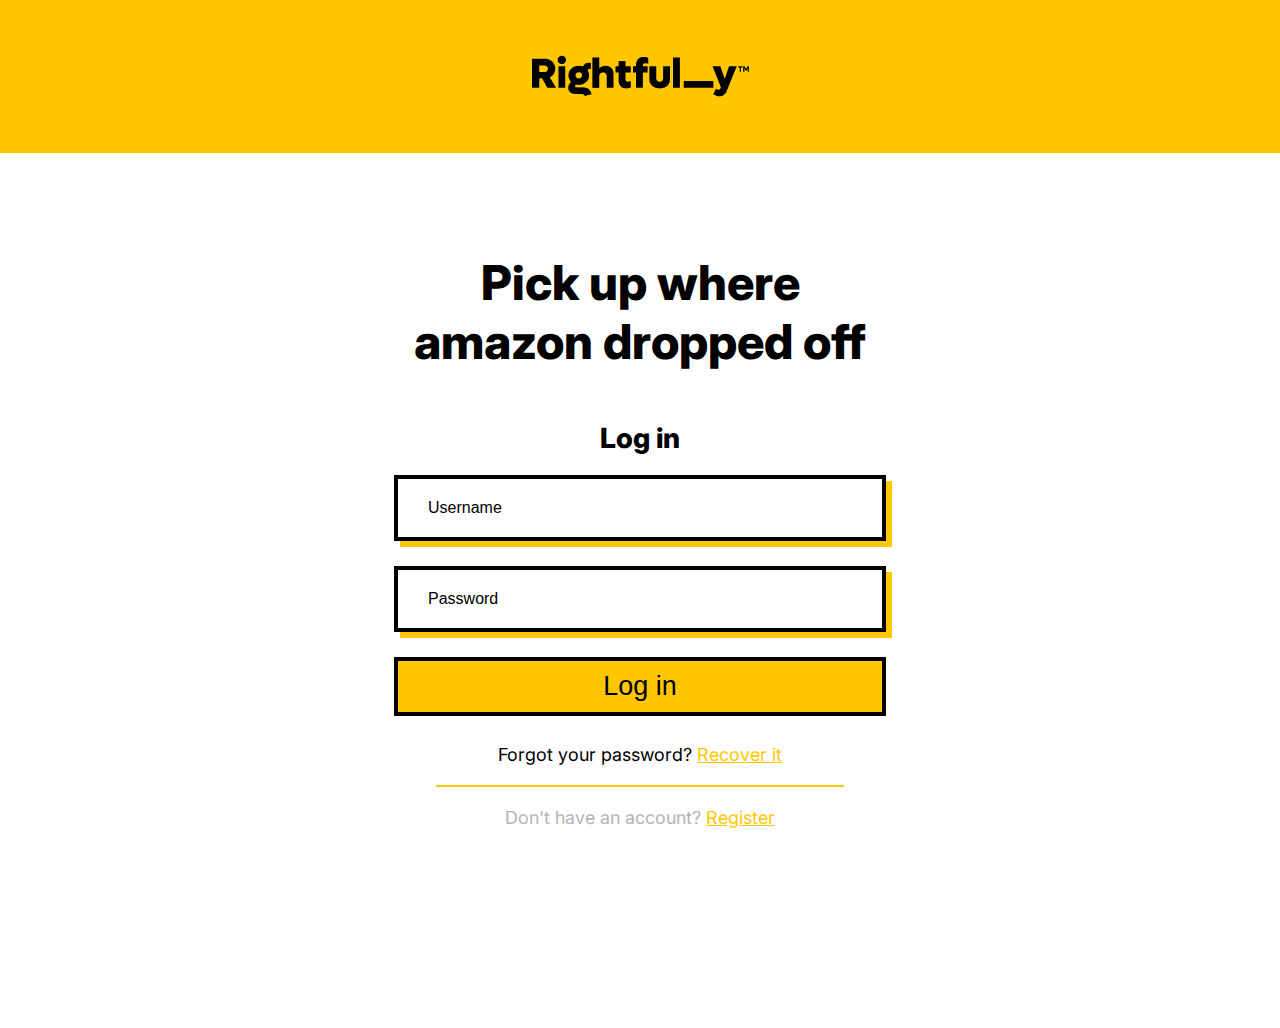
<file: login.html>
<!DOCTYPE html>
<html lang="en">

<head>
    <meta charset="UTF-8">
    <meta http-equiv="X-UA-Compatible" content="IE=edge">
    <meta name="viewport" content="width=device-width, initial-scale=1.0">
    <title>LOGIN - Rightfully</title>
    <link rel="stylesheet" href="./css/main.css">
</head>

<body>
    <div class="wrapper">
        <section class="baner">
            <a href="index.html" class="baner__logo-link">
                <img src="./img/logo.png" alt="logo" class="baner__logo-image">
            </a>
        </section>

        <section class="login-panel">
            <h1 class="login-panel__title">Pick up where amazon dropped off</h1>
            <h2 class="login-panel__subtitle">Log in</h2>
            <form class="login-panel__form">
                <input type="text" placeholder="Username" class="login-panel__form-item">
                <input type="text" placeholder="Password" class="login-panel__form-item">
                <button class="login-panel__form-btn">Log in</button>
            </form>
            <div class="login-panel__links">
                <p class="login-panel__links-item">Forgot your password? <a href=""
                        class="login-panel__links-item login-panel__links-item--colorYellow">Recover it</a></p>
                <hr class="login-panel__links-line">
                <p class="login-panel__links-item login-panel__links-item--colorGray">Don't have an account? <a
                        href="signUp.html"
                        class="login-panel__links-item login-panel__links-item--colorYellow">Register</a>
                </p>
            </div>
        </section>
    </div>
</body>

</html>
</file>
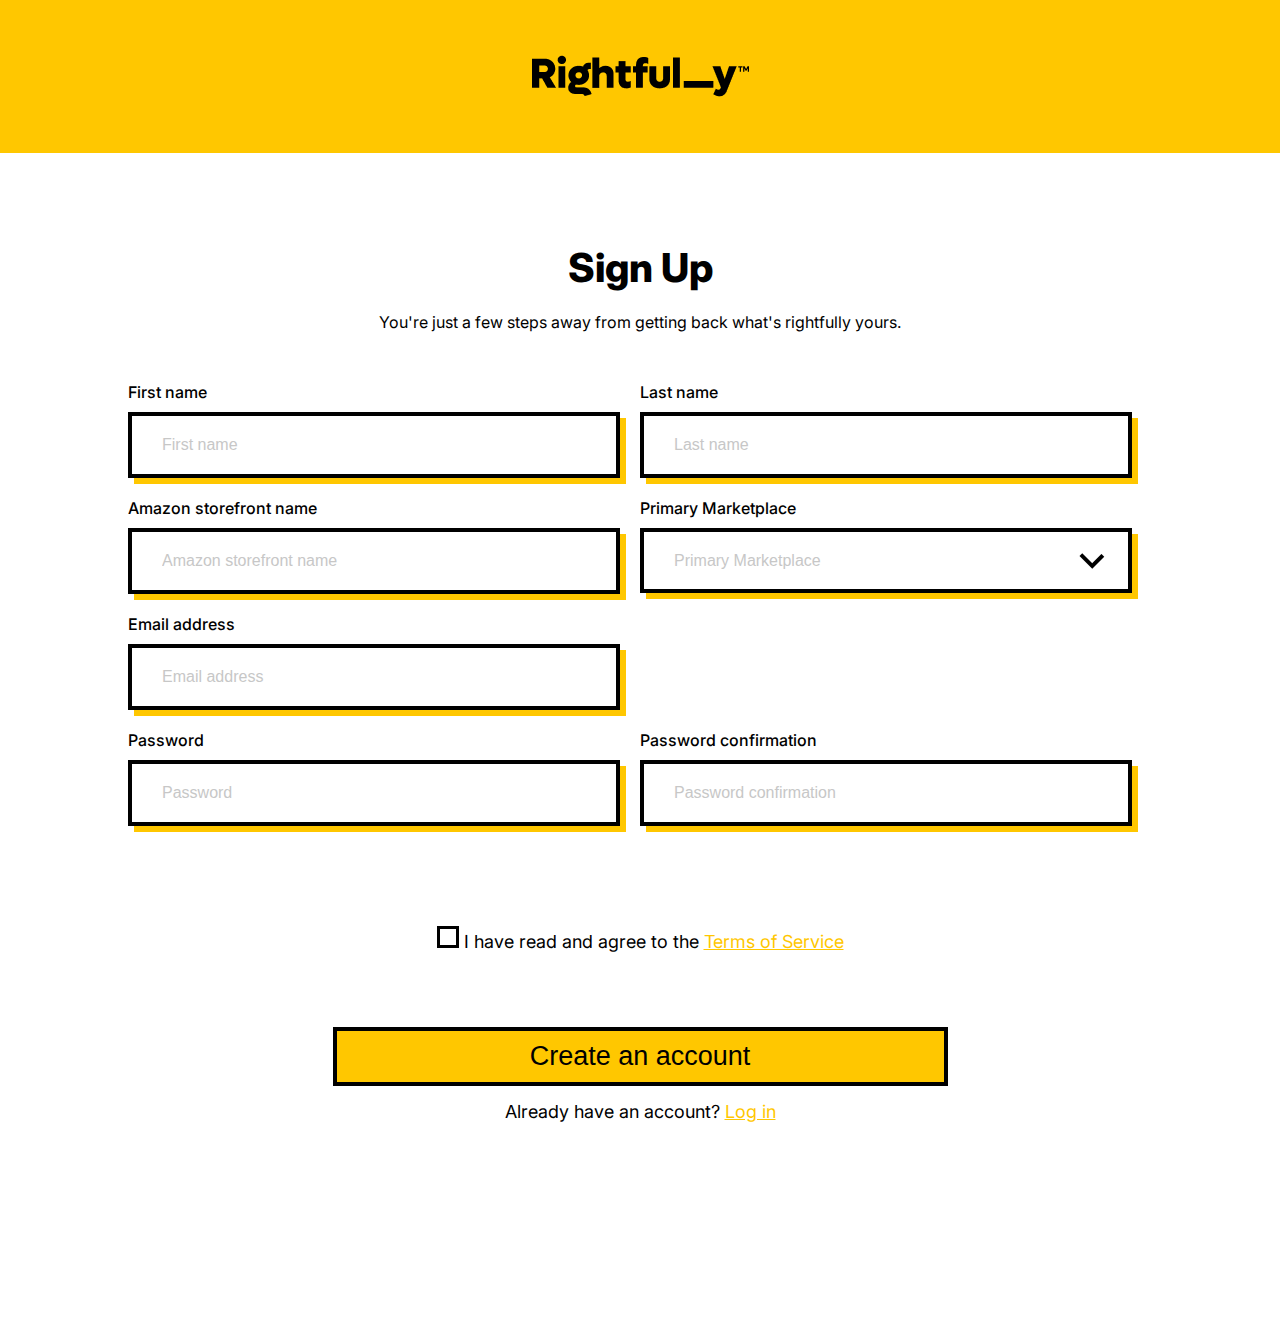
<file: signUp.html>
<!DOCTYPE html>
<html lang="en">

<head>
    <meta charset="UTF-8">
    <meta http-equiv="X-UA-Compatible" content="IE=edge">
    <meta name="viewport" content="width=device-width, initial-scale=1.0">
    <title>SIGN UP - Rightfully</title>
    <link rel="stylesheet" href="./css/main.css">
    <script src='https://www.google.com/recaptcha/api.js'></script>
</head>

<body>
    <div class="wrapper">
        <section class="baner">
            <a href="index.html" class="baner__logo-link">
                <img src="./img/logo.png" alt="logo" class="baner__logo-image">
            </a>
        </section>
        <section class="signUp-panel">
            <h1 class="signUp-panel__title">Sign Up</h1>
            <p class="signUp-panel__text">You're just a few steps away from getting back what's rightfully yours.</p>
            <form class="signUp-panel__form">
                <div class="signUp-panel__form-container">
                    <label for="first-name" class="signUp-panel__form-name">First name
                        <input type="text" id="first-name" placeholder="First name" class="signUp-panel__form-item">
                    </label>
                    <label for="last-name" class="signUp-panel__form-name">Last name
                        <input type="text" id="last-name" placeholder="Last name" class="signUp-panel__form-item">
                    </label>
                    <label for="amazon" class="signUp-panel__form-name">Amazon storefront name
                        <input type="text" id="amazon" placeholder="Amazon storefront name" class="signUp-panel__form-item">
                    </label>
                    <label for="marketplace" class="signUp-panel__form-name">Primary Marketplace
                        <select id="marketplace"
                            class="signUp-panel__form-item signUp-panel__form-item--colorGray signUp-panel__form-item--addArrow">
                            <option value="Primary Marketplace">Primary Marketplace</option>
                        </select>
                        </label>
                        <label for="email" class="signUp-panel__form-name signUp-panel__form-name--marginRight">Email address
                            <input type="email" id="email" placeholder="Email address" class="signUp-panel__form-item">
                        </label>
                        <label for="password" class="signUp-panel__form-name">Password
                            <input type="password" id="password" placeholder="Password" class="signUp-panel__form-item">
                        </label>
                        <label for="password-conf" class="signUp-panel__form-name">Password confirmation
                            <input type="password" id="password-conf" placeholder="Password confirmation" class="signUp-panel__form-item">
                            </label>
                </div>
                <div class="g-recaptcha signUp-panel__form-recaptcha" data-sitekey="6LeIxAcTAAAAAJcZVRqyHh71UMIEGNQ_MXjiZKhI"></div>
                <label for="terms" class="signUp-panel__form-checkbox-text">
                    <input type="checkbox" id="terms" class="signUp-panel__form-checkbox-item">
                    I have read and agree to the <a href=""
                        class="signUp-panel__form-checkbox-text signUp-panel__form-checkbox-text--color">Terms of
                        Service</a>
                </label>
                <button class="signUp-panel__form-btn">Create an account</button>
            </form>
            <p class="signUp-panel__login-link">Already have an account?
                <a href="login.html" class="signUp-panel__login-link signUp-panel__login-link--color">Log in</a>
            </p>

        </section>

    </div>
</body>

</html>
</file>
<file: css/main.css>
@charset "UTF-8";
@import url("https://fonts.googleapis.com/css2?family=Inter:wght@400;700;800;900&display=swap");
* {
  margin: 0;
  padding: 0;
  -webkit-box-sizing: border-box;
          box-sizing: border-box;
}

html {
  font-size: 10px;
  font-family: inter, arial, sans-serif;
}

.wrapper {
  margin: 0 auto;
  max-width: 1512px;
}
.wrapper__info-bar {
  height: 64px;
  color: #FFC700;
  background-color: #000;
  font-size: 1.8rem;
  text-align: center;
  font-weight: 900;
  line-height: 64px;
}
@media (max-width: 580px) {
  .wrapper__info-bar {
    font-size: 1.6rem;
  }
}
@media (max-width: 400px) {
  .wrapper__info-bar {
    font-size: 1.4rem;
  }
}
.wrapper__main {
  margin: 0 auto;
  max-width: 1012px;
}
@media (max-width: 1048px) {
  .wrapper__main {
    padding: 0 30px;
  }
}
@media (max-width: 580px) {
  .wrapper__main--column {
    display: -webkit-box;
    display: -ms-flexbox;
    display: flex;
    -webkit-box-orient: vertical;
    -webkit-box-direction: normal;
        -ms-flex-direction: column;
            flex-direction: column;
  }
}
.wrapper__hline {
  margin: 90px 0;
  border: 1px solid #000;
}
@media (max-width: 580px) {
  .wrapper__hline {
    margin: 60px 0;
  }
}
@media (max-width: 580px) {
  .wrapper__hline--order {
    -webkit-box-ordinal-group: 2;
        -ms-flex-order: 1;
            order: 1;
  }
}
.wrapper__hline-menu {
  display: none;
}
@media (max-width: 1048px) {
  .wrapper__hline-menu {
    display: block;
    width: 240px;
    margin: 10px auto 30px auto;
  }
}
.wrapper__scroller-up {
  display: none;
  font-size: 3rem;
  width: 46px;
  text-align: center;
  margin: 80px auto 0 auto;
  background-color: #FFC700;
  border: 4px solid #000;
  -webkit-box-shadow: 4px 4px 0 #FFC700;
          box-shadow: 4px 4px 0 #FFC700;
  cursor: pointer;
}
.wrapper__scroller-up:hover {
  background-color: #FFD700;
}
@media (max-width: 580px) {
  .wrapper__scroller-up {
    display: block;
  }
}
.wrapper__scroller-up--order {
  -webkit-box-ordinal-group: 3;
      -ms-flex-order: 2;
          order: 2;
}

.menu {
  display: -webkit-box;
  display: -ms-flexbox;
  display: flex;
  -ms-flex-wrap: wrap;
      flex-wrap: wrap;
  width: 100%;
  font-size: 1.8rem;
  padding: 60px 10px 130px 10px;
  -webkit-box-align: center;
      -ms-flex-align: center;
          align-items: center;
}
.menu__logo {
  margin-right: auto;
}
.menu__burger {
  display: none;
  font-size: 3rem;
  cursor: pointer;
}
@media (max-width: 1048px) {
  .menu__burger {
    display: block;
  }
}
.menu__burger--displayNone {
  display: none;
}
.menu__xmark {
  display: none;
  font-size: 3rem;
  cursor: pointer;
}
@media (max-width: 1048px) {
  .menu__xmark--displayBlock {
    display: block;
  }
}
.menu__mobile {
  display: -webkit-box;
  display: -ms-flexbox;
  display: flex;
  -webkit-box-align: center;
      -ms-flex-align: center;
          align-items: center;
}
@media (max-width: 1048px) {
  .menu__mobile {
    display: none;
  }
}
@media (max-width: 1048px) {
  .menu__mobile--displayBlock {
    display: block;
    width: 100%;
  }
}
.menu__nav-list {
  list-style: none;
  display: -webkit-box;
  display: -ms-flexbox;
  display: flex;
}
@media (max-width: 1048px) {
  .menu__nav-list--vertical {
    -webkit-box-orient: vertical;
    -webkit-box-direction: normal;
        -ms-flex-direction: column;
            flex-direction: column;
    -webkit-box-align: center;
        -ms-flex-align: center;
            align-items: center;
    width: 100%;
    font-weight: 700;
    font-size: 1.6rem;
    margin-top: 120px;
  }
}
.menu__nav-list-item {
  margin-right: 22px;
  cursor: pointer;
  -webkit-transition: 0.2s;
  transition: 0.2s;
}
.menu__nav-list-item:hover {
  color: #666;
}
@media (max-width: 1048px) {
  .menu__nav-list-item--vertical {
    width: 240px;
    text-align: center;
    border: 4px solid #000;
    -webkit-box-shadow: 6px 6px 0 #FFC700;
            box-shadow: 6px 6px 0 #FFC700;
    padding: 10px 0;
    margin: 0 0 30px 0;
    margin-right: 0;
    -webkit-transition: 0.2s;
    transition: 0.2s;
  }
  .menu__nav-list-item--vertical:hover {
    background-color: #FFC700;
    color: #000;
  }
  .menu__nav-list-item--vertical > div {
    width: 100%;
    display: -webkit-box;
    display: -ms-flexbox;
    display: flex;
    -webkit-box-pack: center;
        -ms-flex-pack: center;
            justify-content: center;
  }
}
.menu__account {
  width: 255px;
  display: -webkit-box;
  display: -ms-flexbox;
  display: flex;
  -webkit-box-pack: justify;
      -ms-flex-pack: justify;
          justify-content: space-between;
  margin-left: 20px;
}
@media (max-width: 1048px) {
  .menu__account--vertical {
    -webkit-box-orient: vertical;
    -webkit-box-direction: normal;
        -ms-flex-direction: column;
            flex-direction: column;
    -webkit-box-align: center;
        -ms-flex-align: center;
            align-items: center;
    width: 100%;
    margin-left: 0;
  }
}
.menu__account-btn {
  display: block;
  width: 116px;
  font-size: 1.6rem;
  font-weight: 700;
  text-align: center;
  color: #000;
  text-transform: uppercase;
  text-decoration: none;
  padding: 10px 15px;
  background-color: transparent;
  border: 2px solid #FFC700;
  cursor: pointer;
  -webkit-transition: 0.2s;
  transition: 0.2s;
}
.menu__account-btn:hover {
  background-color: #FFC700;
}
.menu__account-btn--bgcYellow {
  background-color: #FFC700;
  -webkit-transition: 0.2s;
  transition: 0.2s;
}
.menu__account-btn--bgcYellow:hover {
  background-color: #fff;
}
@media (max-width: 1048px) {
  .menu__account-btn--vertical {
    width: 240px;
    border: 4px solid #000;
    -webkit-box-shadow: 6px 6px 0 #FFC700;
            box-shadow: 6px 6px 0 #FFC700;
    margin-bottom: 30px;
  }
}

.section-main__title {
  position: relative;
  font-size: 120px;
  font-weight: 800;
  padding-left: 10px;
}
@media (max-width: 1048px) {
  .section-main__title {
    font-size: 4.6rem;
    padding-left: 4px;
  }
}
.section-main__title-line {
  position: absolute;
  height: 40px;
  background-color: #FFC700;
  bottom: 35px;
  left: 0;
  z-index: -1;
}
@media (max-width: 1048px) {
  .section-main__title-line {
    height: 15px;
    bottom: 14px;
  }
}
.section-main__title-line--first {
  width: 775px;
}
@media (max-width: 1048px) {
  .section-main__title-line--first {
    width: 295px;
  }
}
.section-main__title-line--second {
  width: 640px;
}
@media (max-width: 1048px) {
  .section-main__title-line--second {
    width: 245px;
  }
}
.section-main__title-line--third {
  width: 720px;
}
@media (max-width: 1048px) {
  .section-main__title-line--third {
    width: 274px;
  }
}
.section-main__text {
  font-size: 2.4rem;
  font-weight: 700;
  max-width: 580px;
  margin: 10px 0 110px 0;
}
@media (max-width: 1048px) {
  .section-main__text {
    font-size: 1.6rem;
    width: 236px;
    margin: 14px 0 40px 0;
  }
}
.section-main__article {
  position: relative;
}
.section-main__article-title {
  color: #FFC700;
  font-weight: 900;
  font-size: 2.7rem;
  text-align: center;
  max-width: 535px;
  border: 4px solid #000;
  border-bottom: none;
  -webkit-box-shadow: 8px 8px 0 #FFC700;
          box-shadow: 8px 8px 0 #FFC700;
  padding: 15px 0 15px 0;
}
@media (max-width: 1048px) {
  .section-main__article-title {
    font-size: 2rem;
    border-bottom: 4px solid #000;
    margin-bottom: 8px;
    -webkit-box-shadow: 8px 16px 0 #FFC700;
            box-shadow: 8px 16px 0 #FFC700;
  }
}
@media (max-width: 400px) {
  .section-main__article-title {
    font-size: 1.6rem;
  }
}
.section-main__article-text {
  font-size: 1.6rem;
  border: 4px solid #000;
  background-color: #fff;
  -webkit-box-shadow: 8px 8px 0 #FFC700;
          box-shadow: 8px 8px 0 #FFC700;
  padding: 72px;
}
@media (max-width: 1048px) {
  .section-main__article-text {
    padding: 34px 34px 50px 34px;
  }
}
.section-main__article-subtitle {
  position: absolute;
  bottom: -35px;
  left: 425px;
  font-weight: 900;
  font-size: 2.7rem;
  width: 460px;
  background-color: #FFC700;
  border: 4px solid #000;
  padding: 15px 0;
  text-align: center;
  -webkit-transition: 0.2s;
  transition: 0.2s;
}
.section-main__article-subtitle:hover {
  background-color: #FFD700;
}
@media (max-width: 1048px) {
  .section-main__article-subtitle {
    font-size: 1.5rem;
    width: 250px;
    left: calc(50% - 125px);
  }
}
.section-main__container {
  display: -webkit-box;
  display: -ms-flexbox;
  display: flex;
  -webkit-box-pack: justify;
      -ms-flex-pack: justify;
          justify-content: space-between;
  -webkit-box-align: end;
      -ms-flex-align: end;
          align-items: flex-end;
  margin-top: 120px;
}
@media (max-width: 1048px) {
  .section-main__container {
    -webkit-box-orient: vertical;
    -webkit-box-direction: normal;
        -ms-flex-direction: column;
            flex-direction: column;
    -webkit-box-align: center;
        -ms-flex-align: center;
            align-items: center;
    -webkit-box-pack: end;
        -ms-flex-pack: end;
            justify-content: flex-end;
  }
}
.section-main__container-slogan {
  position: relative;
  max-width: 585px;
  font-weight: 800;
  font-size: 4.8rem;
  margin-right: 10px;
}
@media (max-width: 1048px) {
  .section-main__container-slogan {
    display: -webkit-box;
    display: -ms-flexbox;
    display: flex;
    font-size: 3rem;
    width: 365px;
    margin-bottom: 40px;
  }
}
@media (max-width: 400px) {
  .section-main__container-slogan {
    width: 300px;
    font-size: 2.4rem;
  }
}
.section-main__container-slogan-line {
  position: absolute;
  height: 15px;
  width: 155px;
  background-color: #FFC700;
  bottom: 17px;
  left: 0;
  z-index: -1;
}
@media (max-width: 1048px) {
  .section-main__container-slogan-line {
    width: 98px;
    height: 9px;
    bottom: 11px;
    left: 0;
  }
}
@media (max-width: 400px) {
  .section-main__container-slogan-line {
    width: 78px;
    height: 9px;
    bottom: 8px;
    left: 0;
  }
}
@media (max-width: 1048px) {
  .section-main__container-image-coins {
    width: 260px;
    height: 215px;
  }
}

.about {
  display: -webkit-box;
  display: -ms-flexbox;
  display: flex;
  -ms-flex-wrap: wrap;
      flex-wrap: wrap;
  -webkit-box-align: start;
      -ms-flex-align: start;
          align-items: flex-start;
  -webkit-box-pack: justify;
      -ms-flex-pack: justify;
          justify-content: space-between;
}
.about__title {
  display: -webkit-box;
  display: -ms-flexbox;
  display: flex;
  -webkit-box-align: end;
      -ms-flex-align: end;
          align-items: flex-end;
  margin-bottom: 20px;
}
.about__slogan {
  font-weight: 800;
  font-size: 4.8rem;
  width: 250px;
}
.about__icon {
  padding-right: 20px;
}
.about__text {
  font-size: 1.6rem;
  max-width: 580px;
}
.about__logo {
  padding: 20px 0 70px 0;
}
.about__container {
  display: -webkit-box;
  display: -ms-flexbox;
  display: flex;
  -ms-flex-wrap: wrap;
      flex-wrap: wrap;
  -webkit-box-pack: justify;
      -ms-flex-pack: justify;
          justify-content: space-between;
}
@media (max-width: 1048px) {
  .about__container {
    -webkit-box-pack: space-evenly;
        -ms-flex-pack: space-evenly;
            justify-content: space-evenly;
  }
}
.about__container-box {
  display: -webkit-box;
  display: -ms-flexbox;
  display: flex;
  -webkit-box-orient: vertical;
  -webkit-box-direction: normal;
      -ms-flex-direction: column;
          flex-direction: column;
  text-align: center;
  width: 324px;
  border: 4px solid #000;
  -webkit-box-shadow: 8px 8px 0 #FFC700;
          box-shadow: 8px 8px 0 #FFC700;
  padding: 45px 0;
  margin-bottom: 20px;
}
@media (max-width: 768px) {
  .about__container-box {
    width: 180px;
    text-align: left;
    padding: 15px 0;
    margin: 0 5px 15px 0;
  }
}
.about__container-title {
  font-weight: 800;
  font-size: 3rem;
}
@media (max-width: 768px) {
  .about__container-title {
    font-size: 1.8rem;
    margin: 0 10px 0 10px;
  }
}
.about__container-text {
  font-size: 1.6rem;
  margin: 10px 10px 0 10px;
}
@media (max-width: 768px) {
  .about__container-text--desktop {
    display: none;
  }
}
.about__container-text--mobile {
  display: none;
  width: 160px;
  font-size: 1.5rem;
}
@media (max-width: 768px) {
  .about__container-text--mobile {
    display: block;
  }
}

.pricing__title {
  font-weight: 800;
  font-size: 4.8rem;
  text-align: center;
  padding-bottom: 70px;
}
@media (max-width: 580px) {
  .pricing__title {
    font-size: 1.8rem;
  }
}
.pricing__interactive-bar {
  display: -webkit-box;
  display: -ms-flexbox;
  display: flex;
  -webkit-box-pack: end;
      -ms-flex-pack: end;
          justify-content: flex-end;
  background-color: #FFC700;
  padding: 17px 33px;
  border: 4px solid #000;
  -webkit-box-shadow: 12px 12px 0 #FFC700;
          box-shadow: 12px 12px 0 #FFC700;
}
.pricing__interactive-circle {
  width: 12px;
  height: 12px;
  border-radius: 50%;
  background-color: #fff;
  margin-right: 6px;
}
.pricing__interactive-contain {
  display: -webkit-box;
  display: -ms-flexbox;
  display: flex;
}
@media (max-width: 1048px) {
  .pricing__interactive-contain {
    -webkit-box-orient: vertical;
    -webkit-box-direction: normal;
        -ms-flex-direction: column;
            flex-direction: column;
  }
}
@media (max-width: 1048px) {
  .pricing__interactive-contain-choice {
    -webkit-box-ordinal-group: 2;
        -ms-flex-order: 1;
            order: 1;
    display: -webkit-box;
    display: -ms-flexbox;
    display: flex;
    z-index: 0;
  }
}
.pricing__interactive-type {
  width: 214px;
  font-weight: 900;
  font-size: 2rem;
  text-align: center;
  padding: 20px 0;
  border: 4px solid #000;
  border-top: none;
  border-right: none;
  -webkit-box-shadow: 12px 12px 0 #FFC700;
          box-shadow: 12px 12px 0 #FFC700;
  background-color: #fff;
  cursor: pointer;
  -webkit-transition: 0.2s;
  transition: 0.2s;
}
.pricing__interactive-type--control {
  background-color: #FFC700;
}
@media (max-width: 580px) {
  .pricing__interactive-type {
    font-size: 1.6rem;
  }
}
@media (max-width: 400px) {
  .pricing__interactive-type {
    font-size: 1.4rem;
  }
}
@media (max-width: 1048px) {
  .pricing__interactive-type--borderRight {
    border-right: 4px solid #000;
  }
}
.pricing__interactive-type:hover {
  background-color: #FFC700;
}
.pricing__interactive-type--active {
  background-color: #FFC700;
}
.pricing__interactive-type--bgcWhite {
  background-color: #fff;
}
.pricing__interactive-box {
  -webkit-box-flex: 1;
      -ms-flex-positive: 1;
          flex-grow: 1;
  position: relative;
  border: 4px solid #000;
  border-top: none;
  background-color: #fff;
  -webkit-box-shadow: 12px 12px 0 #FFC700;
          box-shadow: 12px 12px 0 #FFC700;
  padding: 60px 50px 60px 270px;
  overflow: hidden;
}
@media (max-width: 768px) {
  .pricing__interactive-box {
    padding: 40px 50px 130px 50px;
  }
}
@media (max-width: 460px) {
  .pricing__interactive-box {
    padding-bottom: 100px;
  }
}
.pricing__interactive-title {
  font-weight: 800;
  font-size: 2.8rem;
  max-width: 258px;
  padding-bottom: 15px;
}
.pricing__interactive-title--dimensions {
  display: none;
}
.pricing__interactive-title--inbound {
  display: none;
}
.pricing__interactive-title--displayBlock {
  display: block;
}
.pricing__interactive-title--displayNone {
  display: none;
}
.pricing__interactive-text {
  font-size: 1.6rem;
  max-width: 475px;
}
.pricing__interactive-text--dimensions {
  display: none;
}
.pricing__interactive-text--inbound {
  display: none;
}
.pricing__interactive-text--displayBlock {
  display: block;
}
.pricing__interactive-text--displayNone {
  display: none;
}
.pricing__interactive-line {
  position: absolute;
  left: 140px;
  width: 4px;
  height: 72px;
  background-color: #000;
}
.pricing__interactive-line--top {
  top: 0;
}
@media (max-width: 768px) {
  .pricing__interactive-line--horizontal {
    background-color: transparent;
    border-top: 4px solid #000;
    left: 0;
    top: 270px;
    width: 80%;
  }
}
@media (max-width: 580px) {
  .pricing__interactive-line--horizontal {
    top: 290px;
    width: 75%;
  }
}
@media (max-width: 400px) {
  .pricing__interactive-line--horizontal {
    top: 86%;
    width: 70%;
  }
}
.pricing__interactive-line--bottom {
  bottom: 0;
}
@media (max-width: 768px) {
  .pricing__interactive-line--bottom {
    display: none;
  }
}
.pricing__interactive-image {
  position: absolute;
  top: 97px;
  left: 98px;
}
@media (max-width: 768px) {
  .pricing__interactive-image {
    top: 240px;
    left: 85%;
  }
}
@media (max-width: 768px) {
  .pricing__interactive-image--control {
    width: 60px;
    height: 60px;
  }
}
.pricing__interactive-image--dimensions {
  display: none;
  top: 84px;
}
@media (max-width: 768px) {
  .pricing__interactive-image--dimensions {
    top: 220px;
    width: 63px;
    height: 60px;
  }
}
.pricing__interactive-image--inbound {
  display: none;
  top: 32%;
}
@media (max-width: 768px) {
  .pricing__interactive-image--inbound {
    top: 210px;
    width: 48px;
    height: 60px;
  }
}
.pricing__interactive-image--displayBlock {
  display: block;
}
.pricing__interactive-image--displayNone {
  display: none;
}
@media (max-width: 580px) {
  .pricing__interactive-image {
    top: 75%;
    left: 80%;
  }
}
@media (max-width: 400px) {
  .pricing__interactive-image {
    top: 80%;
    left: 75%;
  }
}
.pricing__opinion {
  text-align: center;
}
.pricing__opinion-person {
  font-weight: 800;
  font-size: 2.8rem;
  padding-top: 95px;
}
.pricing__opinion-icon {
  font-size: 2.2rem;
  color: #FFC700;
  padding: 15px 0;
}
.pricing__opinion-text {
  font-size: 1.6rem;
  max-width: 756px;
  margin: 0 auto 90px auto;
}
.pricing__container-box {
  width: 455px;
  display: -webkit-box;
  display: -ms-flexbox;
  display: flex;
  border: 4px solid #000;
  border-bottom: none;
  -webkit-box-shadow: 12px 12px 0 #FFC700;
          box-shadow: 12px 12px 0 #FFC700;
  margin-left: 40px;
}
@media (max-width: 580px) {
  .pricing__container-box {
    width: 277px;
    margin-left: 0;
  }
}
.pricing__container-procents {
  border-right: 4px solid #000;
  background-color: #FFC700;
  font-weight: 900;
  font-size: 2.7rem;
  padding: 22px 30px;
}
@media (max-width: 580px) {
  .pricing__container-procents {
    font-size: 2rem;
    padding: 15px 10px;
  }
}
.pricing__container-title {
  font-weight: 900;
  font-size: 2.7rem;
  color: #FFC700;
  padding: 22px 30px;
}
@media (max-width: 580px) {
  .pricing__container-title {
    font-size: 2rem;
    padding: 15px 10px;
  }
}
.pricing__container-text {
  position: relative;
  border: 4px solid #000;
  background-color: #fff;
  -webkit-box-shadow: 12px 12px 0 #FFC700;
          box-shadow: 12px 12px 0 #FFC700;
}
.pricing__container-list {
  margin: 50px 0 50px 30px;
}
.pricing__container-list-item {
  display: -webkit-box;
  display: -ms-flexbox;
  display: flex;
  padding: 10px;
}
@media (max-width: 580px) {
  .pricing__container-list-icon {
    width: 20px;
    height: 20px;
  }
}
.pricing__container-list-text {
  font-weight: 800;
  font-size: 2.5rem;
  padding-left: 25px;
  font-size: 1.6rem;
}
@media (max-width: 768px) {
  .pricing__container-list-text--longVersion {
    display: none;
  }
}
.pricing__container-list-text--shortVersion {
  display: none;
}
@media (max-width: 768px) {
  .pricing__container-list-text--shortVersion {
    display: block;
  }
}
.pricing__container-subtitle {
  position: absolute;
  bottom: -45px;
  right: 72px;
  width: 427px;
  font-weight: 900;
  font-size: 27px;
  text-align: center;
  background-color: #FFC700;
  border: 4px solid #000;
  padding: 22px 0;
  -webkit-transition: 0.2s;
  transition: 0.2s;
}
.pricing__container-subtitle:hover {
  background-color: #FFD700;
}
@media (max-width: 580px) {
  .pricing__container-subtitle {
    width: 242px;
    font-size: 1.6rem;
    right: -4px;
    padding: 15px 0;
  }
}
.pricing__container-info-text {
  max-width: 905px;
  font-weight: 900;
  font-size: 2.7rem;
  text-align: center;
  border: 4px solid #000;
  padding: 20px 10px;
  margin: 56px 0 0 31px;
  -webkit-transition: 0.2s;
  transition: 0.2s;
}
.pricing__container-info-text:hover {
  background-color: #eee;
}
@media (max-width: 580px) {
  .pricing__container-info-text {
    font-size: 1.6rem;
    max-width: 368px;
    margin: 56px auto 0 auto;
  }
}
@media (max-width: 580px) {
  .pricing__container-info-text-disappear {
    display: none;
  }
}

.faq__title {
  font-size: 4.8rem;
  text-align: center;
  margin-bottom: 40px;
}
@media (max-width: 580px) {
  .faq__title {
    font-size: 1.8rem;
  }
}
.faq__box {
  display: -webkit-box;
  display: -ms-flexbox;
  display: flex;
  -ms-flex-wrap: wrap;
      flex-wrap: wrap;
  -webkit-box-pack: justify;
      -ms-flex-pack: justify;
          justify-content: space-between;
}
@media (max-width: 1048px) {
  .faq__box {
    -webkit-box-pack: center;
        -ms-flex-pack: center;
            justify-content: center;
  }
}
.faq__question {
  position: relative;
  width: 496px;
  background: #FFC700;
  border: 4px solid #000;
  display: -webkit-box;
  display: -ms-flexbox;
  display: flex;
  -ms-flex-pack: distribute;
      justify-content: space-around;
  -webkit-box-align: center;
      -ms-flex-align: center;
          align-items: center;
  padding: 20px 0;
  margin-bottom: 16px;
  cursor: pointer;
  -webkit-transition: 0.2s;
  transition: 0.2s;
}
@media (max-width: 580px) {
  .faq__question {
    width: 365px;
    padding: 10px 0;
  }
}
.faq__question:hover {
  background-color: #FFD700;
}
.faq__question-text {
  font-size: 1.8rem;
  font-weight: 900;
}
@media (max-width: 580px) {
  .faq__question-text {
    font-size: 1.6rem;
    width: 200px;
  }
}
.faq__question-icon {
  font-size: 3rem;
}
.faq__question-icon--displayNone {
  display: none;
}
.faq__question-xmark {
  display: none;
  font-size: 3rem;
}
.faq__question-xmark--displayBlock {
  display: block;
}
.faq__question-answer {
  display: none;
  position: absolute;
  top: 74px;
  left: -4px;
  width: calc(100% + 8px);
  font-size: 1.6rem;
  padding: 30px 25px;
  background-color: #fff;
  border: 4px solid black;
  border-top: none;
  z-index: 1;
}
@media (max-width: 580px) {
  .faq__question-answer {
    top: 64px;
  }
}
.faq__question-answer--displayBlock {
  display: block;
}
.faq__info {
  font-size: 1.8rem;
  font-weight: 800;
  text-align: center;
  margin: 30px 0;
}
@media (max-width: 1048px) {
  .faq__info {
    width: 300px;
    margin: 30px auto;
  }
}
@media (max-width: 1048px) and (max-width: 580px) {
  .faq__info {
    font-size: 1.6rem;
  }
}
.faq__info-link {
  color: #000;
  -webkit-transition: 0.2s;
  transition: 0.2s;
}
.faq__info-link:hover {
  color: #666;
}

.contact__title {
  font-size: 4.8rem;
  font-weight: 800;
  text-align: center;
}
@media (max-width: 580px) {
  .contact__title {
    font-size: 1.8rem;
  }
}
.contact__text {
  font-size: 1.8rem;
  font-weight: 800;
  text-align: center;
  padding: 10px 0 40px 0;
}
@media (max-width: 580px) {
  .contact__text {
    font-size: 1.6rem;
    font-weight: 400;
    padding-top: 20px;
  }
}
.contact__form {
  display: -webkit-box;
  display: -ms-flexbox;
  display: flex;
  -ms-flex-wrap: wrap;
      flex-wrap: wrap;
  -webkit-box-pack: justify;
      -ms-flex-pack: justify;
          justify-content: space-between;
}
.contact__form-element {
  width: 492px;
  font-size: 1.6rem;
  font-weight: 900;
  color: #000;
  border: 4px solid #000;
  -webkit-box-shadow: 8px 8px 0 #FFC700;
          box-shadow: 8px 8px 0 #FFC700;
  margin-bottom: 10px;
  padding: 20px 0 20px 30px;
}
@media (max-width: 1048px) {
  .contact__form-element {
    width: 100%;
    margin-bottom: 15px;
  }
}
@media (max-width: 580px) {
  .contact__form-element {
    font-weight: 700;
  }
}
.contact__form-element::-webkit-input-placeholder {
  color: #000;
  opacity: 1;
}
.contact__form-element::-moz-placeholder {
  color: #000;
  opacity: 1;
}
.contact__form-element:-ms-input-placeholder {
  color: #000;
  opacity: 1;
}
.contact__form-element::-ms-input-placeholder {
  color: #000;
  opacity: 1;
}
.contact__form-element::placeholder {
  color: #000;
  opacity: 1;
}
.contact__form-element:-ms-input-placeholder {
  color: #000;
}
.contact__form-element::-ms-input-placeholder {
  color: #000;
}
.contact__form-element--textarea {
  width: 100%;
  resize: none;
  font-size: 1.8rem;
}
.contact__form-element--btn {
  padding: 0 0;
  width: 180px;
  background-color: #FFC700;
  -webkit-box-shadow: none;
          box-shadow: none;
  cursor: pointer;
  padding: 10px 0;
  margin: 10px 0 0 auto;
  font-size: 2.7rem;
  font-weight: 900;
  -webkit-transition: 0.2s;
  transition: 0.2s;
}
@media (max-width: 580px) {
  .contact__form-element--btn {
    margin: 10px auto 0 auto;
  }
}
.contact__form-element--btn:hover {
  background-color: #FFD700;
}

.footer {
  background-color: #FFC700;
  height: 348px;
  margin-top: 130px;
}
@media (max-width: 1048px) {
  .footer {
    padding: 0 30px;
  }
}
@media (max-width: 860px) {
  .footer {
    height: 465px;
  }
}
@media (max-width: 580px) {
  .footer {
    margin-top: 54px;
  }
}
.footer .menu--order {
  margin: 0 auto;
  padding: 70px 0 80px 0;
  max-width: 1012px;
  -ms-flex-wrap: wrap;
      flex-wrap: wrap;
  -webkit-box-pack: justify;
      -ms-flex-pack: justify;
          justify-content: space-between;
}
@media (max-width: 860px) {
  .footer .menu--order {
    -webkit-box-orient: vertical;
    -webkit-box-direction: normal;
        -ms-flex-direction: column;
            flex-direction: column;
    -webkit-box-align: center;
        -ms-flex-align: center;
            align-items: center;
    text-align: center;
    padding-bottom: 20px;
  }
}
.footer .menu__logo--order-2 {
  width: 500px;
  -webkit-box-ordinal-group: -1;
      -ms-flex-order: -2;
          order: -2;
}
@media (max-width: 860px) {
  .footer .menu__logo--order-2 {
    max-width: 250px;
    -webkit-box-ordinal-group: 1;
        -ms-flex-order: 0;
            order: 0;
    margin: 20px auto;
    -ms-flex-preferred-size: auto;
        flex-basis: auto;
  }
}
.footer .menu__nav-list--weight700 {
  font-weight: 700;
}
.footer .menu__account {
  width: 255px;
  display: -webkit-box;
  display: -ms-flexbox;
  display: flex;
  -webkit-box-pack: justify;
      -ms-flex-pack: justify;
          justify-content: space-between;
  margin-bottom: 20px;
  -webkit-box-ordinal-group: 0;
      -ms-flex-order: -1;
          order: -1;
}
@media (max-width: 860px) {
  .footer .menu__account {
    max-width: 255px;
    -webkit-box-ordinal-group: 1;
        -ms-flex-order: 0;
            order: 0;
    margin: 30px auto 0 auto;
  }
}
.footer .menu__account-btn--bgcBlack {
  background-color: #000;
  color: #FFC700;
  border-color: #000;
  -webkit-transition: 0.3s;
  transition: 0.3s;
}
.footer .menu__account-btn--bgcBlack:hover {
  background-color: #FFC700;
  color: #000;
}
.footer .menu__account-btn--borderBlack {
  border-color: #000;
  -webkit-transition: 0.2s;
  transition: 0.2s;
}
.footer .menu__account-btn--borderBlack:hover {
  background-color: #FFD700;
}
.footer .menu__social-media {
  background-color: #000;
  width: 255px;
  display: -webkit-box;
  display: -ms-flexbox;
  display: flex;
  -ms-flex-pack: distribute;
      justify-content: space-around;
  padding: 10px 0;
}
@media (max-width: 860px) {
  .footer .menu__social-media {
    max-width: 155px;
    background-color: #FFC700;
    margin-top: 50px;
  }
}
.footer .menu__social-media-icon {
  font-size: 22px;
  color: #FFC700;
  -webkit-transition: 0.2s;
  transition: 0.2s;
}
@media (max-width: 860px) {
  .footer .menu__social-media-icon {
    color: #000;
  }
}
.footer .menu__social-media-icon:hover {
  color: rgba(255, 179, 0, 0.9960784314);
}
@media (max-width: 860px) {
  .footer .menu__social-media-icon:hover {
    color: #666;
  }
}
.footer__text-info {
  margin: 0 auto;
  max-width: 1012px;
  font-size: 1.6rem;
  padding-left: 10px;
}
@media (max-width: 860px) {
  .footer__text-info {
    display: none;
  }
}
.footer__text-info--appear {
  display: none;
}
@media (max-width: 860px) {
  .footer__text-info--appear {
    display: block;
    text-align: center;
  }
}

@media (max-width: 580px) {
  .quotation {
    -webkit-box-ordinal-group: 3;
        -ms-flex-order: 2;
            order: 2;
  }
}
.quotation__title {
  font-size: 4.8rem;
  text-align: center;
  max-width: 576px;
  margin: 0 auto;
}
@media (max-width: 580px) {
  .quotation__title {
    font-size: 1.8rem;
  }
}
.quotation__text {
  font-size: 1.6rem;
  text-align: center;
  max-width: 582px;
  margin: 0 auto;
  padding: 20px 0 40px 0;
}
.quotation__container {
  display: -webkit-box;
  display: -ms-flexbox;
  display: flex;
  -ms-flex-wrap: wrap;
      flex-wrap: wrap;
  -webkit-box-pack: justify;
      -ms-flex-pack: justify;
          justify-content: space-between;
}
@media (max-width: 1048px) {
  .quotation__container {
    -webkit-box-pack: space-evenly;
        -ms-flex-pack: space-evenly;
            justify-content: space-evenly;
  }
}
.quotation__item {
  display: -webkit-box;
  display: -ms-flexbox;
  display: flex;
  -webkit-box-align: center;
      -ms-flex-align: center;
          align-items: center;
  width: 324px;
  background-color: #fff;
  border: 4px solid #000;
  margin-bottom: 20px;
  -webkit-box-shadow: 8px 8px 0 #FFC700;
          box-shadow: 8px 8px 0 #FFC700;
}
@media (max-width: 1048px) {
  .quotation__item {
    margin-right: 10px;
  }
}
@media (max-width: 580px) {
  .quotation__item {
    width: 365px;
    margin-bottom: 0;
    border-top: none;
  }
  .quotation__item--borderTop {
    border-top: 4px solid #000;
  }
}
.quotation__item-number {
  min-width: 60px;
  text-align: center;
  line-height: 60px;
  font-size: 2.5rem;
  font-weight: 800;
  background-color: #FFC700;
  border-right: 4px solid #000;
}
.quotation__item-text {
  font-size: 1.5rem;
  font-weight: 800;
  padding: 0 15px;
}

.baner {
  height: 153px;
  display: -webkit-box;
  display: -ms-flexbox;
  display: flex;
  -webkit-box-pack: center;
      -ms-flex-pack: center;
          justify-content: center;
  -webkit-box-align: center;
      -ms-flex-align: center;
          align-items: center;
  background-color: #FFC700;
}

.login-panel {
  text-align: center;
  margin-bottom: 200px;
}
.login-panel__title {
  font-size: 4.8rem;
  font-weight: 800;
  max-width: 500px;
  margin: 100px auto 50px;
}
@media (max-width: 580px) {
  .login-panel__title {
    max-width: 250px;
    font-size: 2.4rem;
  }
}
.login-panel__subtitle {
  font-size: 2.8rem;
  font-weight: 800;
  margin-bottom: 20px;
}
@media (max-width: 580px) {
  .login-panel__subtitle {
    font-size: 1.8rem;
  }
}
.login-panel__form {
  display: -webkit-box;
  display: -ms-flexbox;
  display: flex;
  -webkit-box-orient: vertical;
  -webkit-box-direction: normal;
      -ms-flex-direction: column;
          flex-direction: column;
  -webkit-box-align: center;
      -ms-flex-align: center;
          align-items: center;
}
.login-panel__form-item {
  width: 492px;
  font-size: 1.6rem;
  font-weight: 500;
  padding: 20px 0 20px 30px;
  border: 4px solid #000;
  -webkit-box-shadow: 6px 6px 0 #FFC700;
          box-shadow: 6px 6px 0 #FFC700;
  margin-bottom: 25px;
}
.login-panel__form-item::-webkit-input-placeholder {
  color: #000;
  opacity: 1;
}
.login-panel__form-item::-moz-placeholder {
  color: #000;
  opacity: 1;
}
.login-panel__form-item:-ms-input-placeholder {
  color: #000;
  opacity: 1;
}
.login-panel__form-item::-ms-input-placeholder {
  color: #000;
  opacity: 1;
}
.login-panel__form-item::placeholder {
  color: #000;
  opacity: 1;
}
.login-panel__form-item:-ms-input-placeholder {
  color: #000;
}
.login-panel__form-item::-ms-input-placeholder {
  color: #000;
}
@media (max-width: 580px) {
  .login-panel__form-item {
    width: 340px;
    padding: 10px 0 10px 20px;
  }
}
@media (max-width: 400px) {
  .login-panel__form-item {
    width: 300px;
  }
}
.login-panel__form-btn {
  width: 492px;
  font-size: 2.7rem;
  font-weight: 500;
  background-color: #FFC700;
  border: 4px solid #000;
  padding: 10px 0;
  margin-bottom: 28px;
  cursor: pointer;
  -webkit-transition: 0.2s;
  transition: 0.2s;
}
.login-panel__form-btn:hover {
  background-color: #FFD700;
}
@media (max-width: 580px) {
  .login-panel__form-btn {
    width: 340px;
    font-size: 1.6rem;
    font-weight: 900;
  }
}
@media (max-width: 400px) {
  .login-panel__form-btn {
    width: 300px;
  }
}
.login-panel__links-item {
  font-size: 1.8rem;
  -webkit-transition: 0.2s;
  transition: 0.2s;
}
@media (max-width: 580px) {
  .login-panel__links-item {
    font-size: 1.6rem;
  }
}
.login-panel__links-item--colorYellow {
  color: #FFC700;
}
.login-panel__links-item--colorYellow:hover {
  color: #FFD700;
}
.login-panel__links-item--colorGray {
  color: #B4B4B4;
}
.login-panel__links-line {
  width: 408px;
  border: 1px solid #FFC700;
  margin: 20px auto;
}
@media (max-width: 580px) {
  .login-panel__links-line {
    width: 242px;
  }
}

.signUp-panel {
  text-align: center;
  margin-bottom: 200px;
}
.signUp-panel__title {
  font-size: 4rem;
  font-weight: 800;
  margin: 90px 0 20px;
}
@media (max-width: 580px) {
  .signUp-panel__title {
    font-size: 2rem;
  }
}
.signUp-panel__text {
  font-size: 1.6rem;
  margin-bottom: 50px;
}
@media (max-width: 580px) {
  .signUp-panel__text {
    max-width: 310px;
    margin: 0 auto 50px;
  }
}
.signUp-panel__form {
  display: -webkit-box;
  display: -ms-flexbox;
  display: flex;
  -webkit-box-orient: vertical;
  -webkit-box-direction: normal;
      -ms-flex-direction: column;
          flex-direction: column;
  -webkit-box-align: center;
      -ms-flex-align: center;
          align-items: center;
}
.signUp-panel__form-container {
  max-width: 1024px;
  display: -webkit-box;
  display: -ms-flexbox;
  display: flex;
  -ms-flex-wrap: wrap;
      flex-wrap: wrap;
}
@media (max-width: 1048px) {
  .signUp-panel__form-container {
    -webkit-box-orient: vertical;
    -webkit-box-direction: normal;
        -ms-flex-direction: column;
            flex-direction: column;
    max-width: 492px;
    -webkit-box-align: center;
        -ms-flex-align: center;
            align-items: center;
  }
}
@media (max-width: 580px) {
  .signUp-panel__form-container {
    max-width: 310px;
  }
}
.signUp-panel__form-name {
  font-size: 1.6rem;
  font-weight: 500;
  display: -webkit-box;
  display: -ms-flexbox;
  display: flex;
  -webkit-box-orient: vertical;
  -webkit-box-direction: normal;
      -ms-flex-direction: column;
          flex-direction: column;
  -webkit-box-align: start;
      -ms-flex-align: start;
          align-items: flex-start;
}
@media (max-width: 580px) {
  .signUp-panel__form-name {
    font-size: 1rem;
  }
}
.signUp-panel__form-name--marginRight {
  margin-right: 25px;
}
@media (max-width: 1048px) {
  .signUp-panel__form-name--marginRight {
    margin-right: 0;
  }
}
.signUp-panel__form-item {
  width: 492px;
  font-size: 1.6rem;
  font-weight: 500;
  padding: 20px 0 20px 30px;
  margin: 10px 20px 20px 0;
  background-color: #fff;
  border: 4px solid #000;
  -webkit-box-shadow: 6px 6px 0 #FFC700;
          box-shadow: 6px 6px 0 #FFC700;
}
@media (max-width: 580px) {
  .signUp-panel__form-item {
    width: 310px;
    font-size: 1rem;
    padding: 10px 0 10px 20px;
    border: 2.5px solid #000;
    -webkit-box-shadow: 4px 4px 0 #FFC700;
            box-shadow: 4px 4px 0 #FFC700;
  }
}
.signUp-panel__form-item--colorGray {
  color: #C7C7C7;
}
.signUp-panel__form-item--addArrow {
  -webkit-appearance: none;
     -moz-appearance: none;
          appearance: none;
  background-color: transparent;
  background: url("../img/arrow-down.png") no-repeat;
  background-position: 95% 50%;
}
@media (max-width: 580px) {
  .signUp-panel__form-item--addArrow {
    background-size: auto 30%;
  }
}
.signUp-panel__form-item::-webkit-input-placeholder {
  color: #C7C7C7;
  opacity: 1;
}
.signUp-panel__form-item::-moz-placeholder {
  color: #C7C7C7;
  opacity: 1;
}
.signUp-panel__form-item:-ms-input-placeholder {
  color: #C7C7C7;
  opacity: 1;
}
.signUp-panel__form-item::-ms-input-placeholder {
  color: #C7C7C7;
  opacity: 1;
}
.signUp-panel__form-item::placeholder {
  color: #C7C7C7;
  opacity: 1;
}
.signUp-panel__form-item:-ms-input-placeholder {
  color: #C7C7C7;
}
.signUp-panel__form-item::-ms-input-placeholder {
  color: #C7C7C7;
}
.signUp-panel__form-recaptcha {
  margin: 60px 0 20px;
}
@media (max-width: 580px) {
  .signUp-panel__form-recaptcha {
    margin-top: 40px;
    font-size: 1rem;
  }
}
.signUp-panel__form-checkbox-text {
  font-size: 1.8rem;
  -webkit-transition: 0.2s;
  transition: 0.2s;
}
@media (max-width: 580px) {
  .signUp-panel__form-checkbox-text {
    font-size: 1.4rem;
  }
}
.signUp-panel__form-checkbox-text--color {
  color: #FFC700;
}
.signUp-panel__form-checkbox-text--color:hover {
  color: #FFD700;
}
.signUp-panel__form-checkbox-item {
  -webkit-appearance: none;
     -moz-appearance: none;
          appearance: none;
  border: 3px solid #000;
  width: 2.2rem;
  height: 2.2rem;
  -webkit-transition-duration: 0.3s;
          transition-duration: 0.3s;
  background-color: #fff;
  cursor: pointer;
}
.signUp-panel__form-checkbox-item:checked::after {
  content: "✓";
  display: block;
  text-align: center;
  color: #fff;
  -webkit-transition-duration: 0.3s;
          transition-duration: 0.3s;
  background-color: #000;
  cursor: pointer;
}
.signUp-panel__form-btn {
  font-size: 2.7rem;
  font-weight: 500;
  width: 615px;
  background-color: #FFC700;
  border: 4px solid #000;
  padding: 10px 0;
  margin: 75px 0 15px;
  cursor: pointer;
  -webkit-transition: 0.2s;
  transition: 0.2s;
}
.signUp-panel__form-btn:hover {
  background-color: #FFD700;
}
@media (max-width: 1048px) {
  .signUp-panel__form-btn {
    width: 492px;
  }
}
@media (max-width: 580px) {
  .signUp-panel__form-btn {
    width: 310px;
    font-size: 1.4rem;
    border: 2px solid #000;
    margin-top: 35px;
  }
}
.signUp-panel__login-link {
  font-size: 1.8rem;
}
@media (max-width: 580px) {
  .signUp-panel__login-link {
    font-size: 1.4rem;
  }
}
.signUp-panel__login-link--color {
  color: #FFC700;
  -webkit-transition: 0.2s;
  transition: 0.2s;
}
.signUp-panel__login-link--color:hover {
  color: #FFD700;
}/*# sourceMappingURL=main.css.map */
</file>
